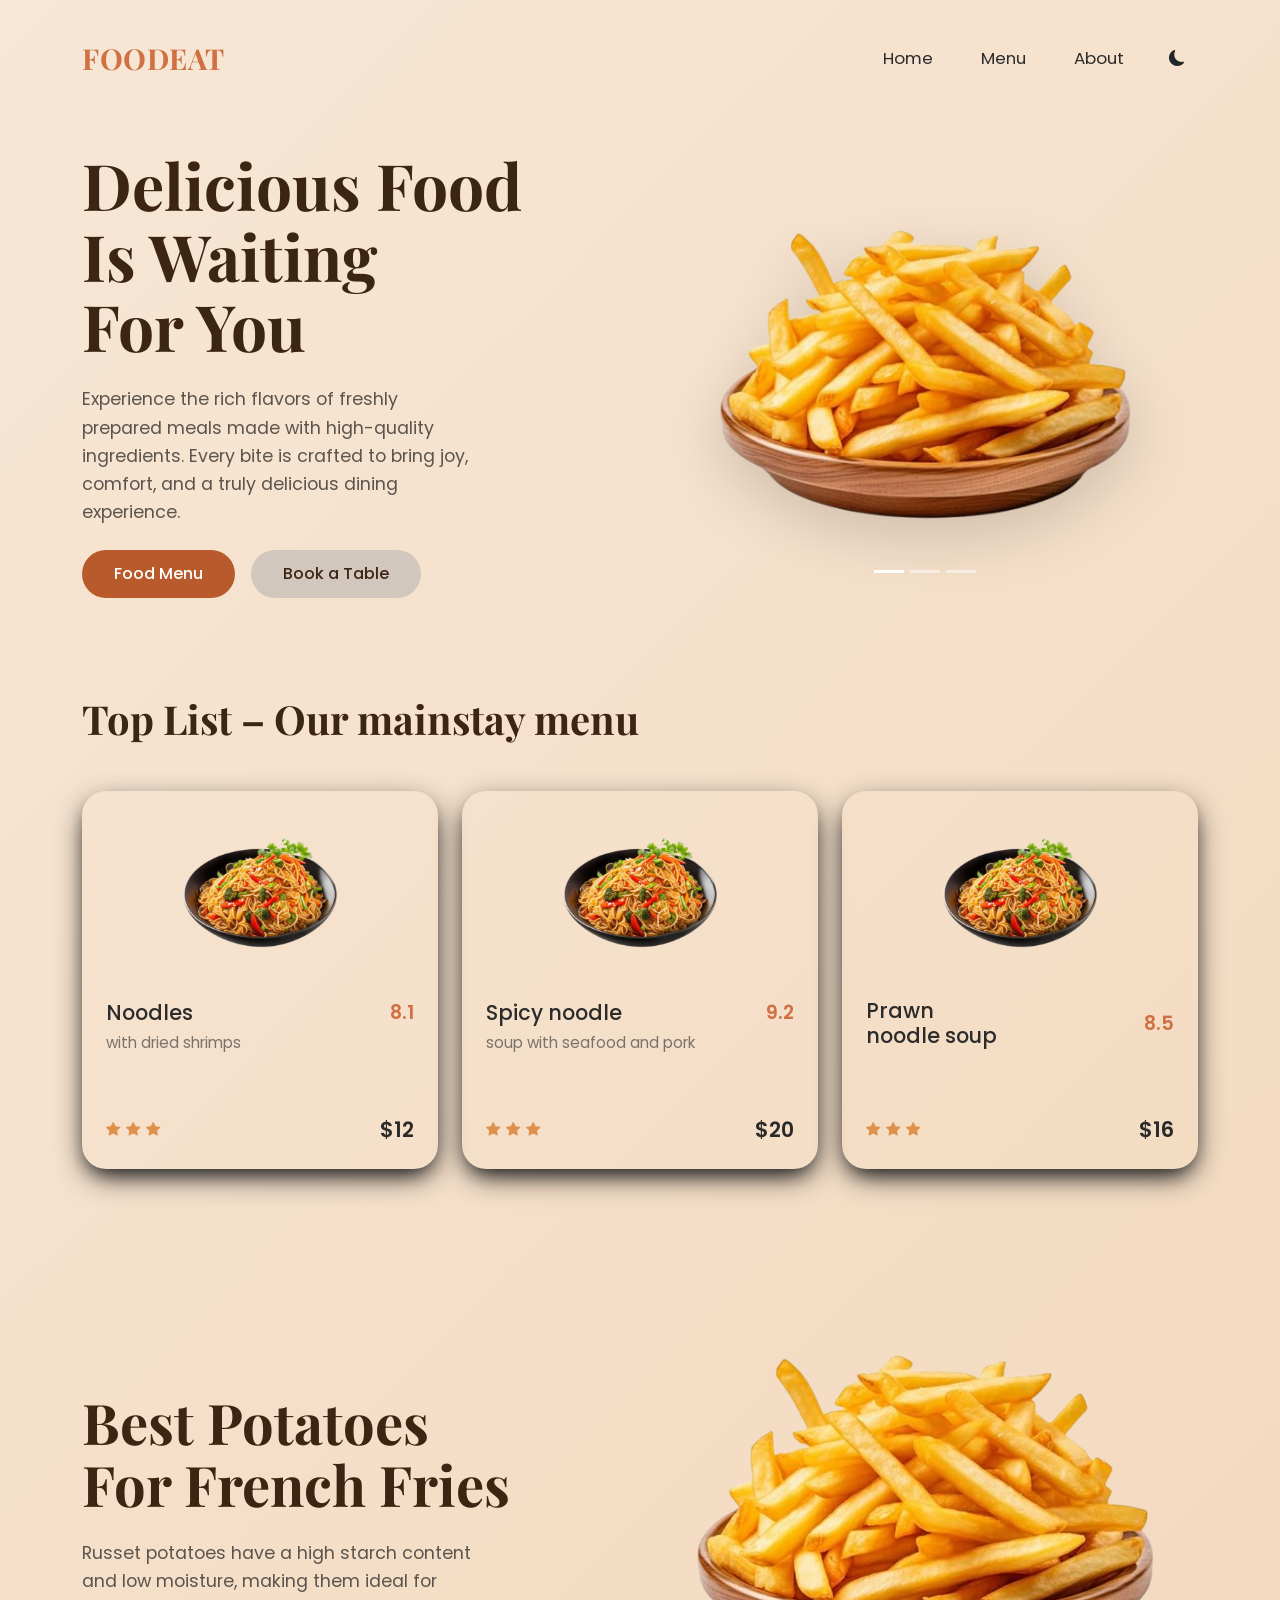
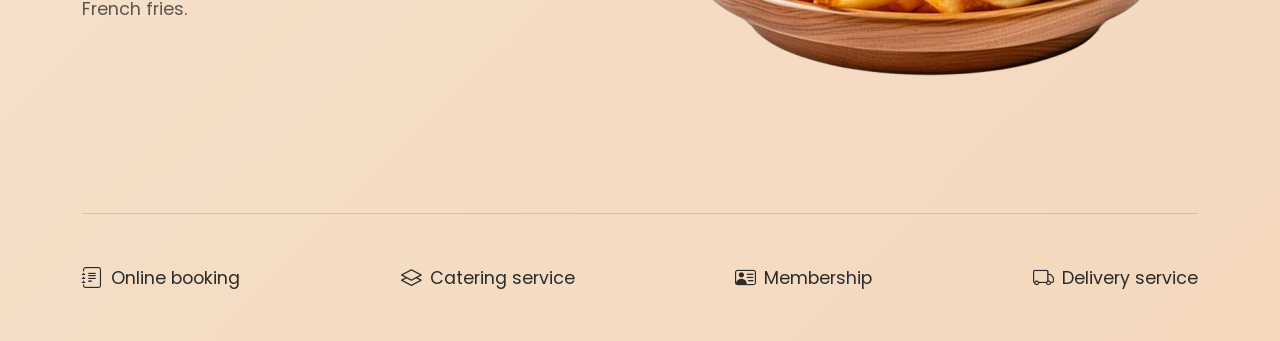
<file: index.html>
<!doctype html>
<html lang="en">

<head>
  <meta charset="UTF-8" />
  <meta name="viewport" content="width=device-width, initial-scale=1.0" />
  <title>Foodeat | Delicious Food & Online Table Booking</title>

  <meta name="description"
content="Foodeat offers delicious meals, online table booking, catering services, and a modern dining experience.">
  <!-- Schema JSON-LD goes here  -->
  <script type="application/ld+json">
{
  "@context":"https://schema.org",
  "@type":"Restaurant",
  "name":"Foodeat",
  "url":"https://priyankasapp.github.io/food-landing-page/",
  "description":"Foodeat is a modern food landing page where users can explore delicious dishes and book tables online.",
  "servesCuisine":"Fast Food",
  "acceptsReservations": true
}
</script>

<link rel="canonical"
href="https://priyankasapp.github.io/food-landing-page/">

<meta name="keywords"
content="food, restaurant, online booking, fast food, noodles, fries">
  <link href="https://cdn.jsdelivr.net/npm/bootstrap@5.3.3/dist/css/bootstrap.min.css" rel="stylesheet" />

  <link rel="preconnect" href="https://fonts.googleapis.com" />
  <link rel="preconnect" href="https://fonts.gstatic.com" crossorigin />

  <link href="https://fonts.googleapis.com/css2?family=Poppins:wght@300;400;500;600;700&display=swap"
    rel="stylesheet" />

  <link href="https://fonts.googleapis.com/css2?family=Playfair+Display:wght@500;600;700&display=swap"
    rel="stylesheet" />

  <link rel="stylesheet" href="https://cdn.jsdelivr.net/npm/bootstrap-icons@1.11.3/font/bootstrap-icons.min.css" />

  <link rel="icon" type="image/png" href="./images/logo2.jpeg" />
  <link rel="stylesheet" href="./css/style.css" />
  <link rel="stylesheet" href="https://unpkg.com/aos@2.3.4/dist/aos.css" />
</head>

<body>
  <!-- nav bar  -->
  <nav class="navbar navbar-expand-md custom-navbar sticky-top">
    <div class="container">
      <a class="navbar-brand text-uppercase fw-bold" href="index.html">Foodeat</a>

      <div class="d-flex align-items-center order-md-last gap-2">
        <button class="btn theme-toggle-btn" id="themeToggle" aria-label="Toggle Theme">
          <i class="bi bi-moon-fill"></i>
        </button>

        <button class="navbar-toggler border-0 shadow-none p-2" type="button" data-bs-toggle="collapse"
          data-bs-target="#navbarNav" aria-controls="navbarNav" aria-expanded="false" aria-label="Toggle navigation">
          <span class="navbar-toggler-icon"></span>
        </button>
      </div>

      <div class="collapse navbar-collapse justify-content-end" id="navbarNav">
        <ul class="navbar-nav align-items-md-center">
          <li class="nav-item">
            <a class="nav-link px-3 py-2 py-md-0" href="index.html#hero">Home</a>
          </li>
          <li class="nav-item">
            <a class="nav-link px-3 py-2 py-md-0" href="index.html#menu">Menu</a>
          </li>
          <li class="nav-item">
            <a class="nav-link px-3 py-2 py-md-0 me-md-2" href="index.html#about">About</a>
          </li>
        </ul>
      </div>

    </div>
  </nav>

  <!-- hero section -->

  <section class="hero-section py-5" id="hero" data-aos="fade-up">
    <div class="container">
      <div class="row align-items-center">
        <div class="col-lg-6" data-aos="fade-right">
          <h1 class="hero-title">
            Delicious Food <br />Is Waiting<br />For You
          </h1>

          <p class="hero-text mt-4">
            Experience the rich flavors of freshly prepared meals made with high-quality ingredients.
            Every bite is crafted to bring joy, comfort, and a truly delicious dining experience.
          </p>

          <div class="mt-4 d-flex gap-3">
            <a href="#menu" class="btn btn-food">Food Menu</a>
            <a href="#onlineBooking" class="btn btn-book">Book a Table</a>
          </div>
        </div>

        <div class="col-lg-6 text-center mt-5 mt-lg-0" data-aos="fade-left">
          <div id="heroCarousel" class="carousel slide carousel-fade" data-bs-ride="carousel" data-bs-interval="3500">
            <div class="carousel-indicators">
              <button type="button" data-bs-target="#heroCarousel" data-bs-slide-to="0" class="active"
                aria-current="true" aria-label="Slide 1"></button>
              <button type="button" data-bs-target="#heroCarousel" data-bs-slide-to="1" aria-label="Slide 2"></button>
              <button type="button" data-bs-target="#heroCarousel" data-bs-slide-to="2" aria-label="Slide 3"></button>
            </div>

            <div class="carousel-inner">
              <div class="carousel-item active">
                <img src="images/fries.png" alt="delicious fries" class="img-fluid hero-img mx-auto d-block ">

              </div>
              <div class="carousel-item">
                <img src="images/photo.png" alt="delicious noodles" class="img-fluid hero-img mx-auto d-block ">
              </div>

              <div class="carousel-item">
                <img src="images/noodels5.png" alt="delicious noodles" class="img-fluid hero-img mx-auto d-block ">
              </div>
            </div>
          </div>
        </div>
      </div>
  </section>

  <section id="menu" class="menu-section py-5" data-aos="fade-up">
    <div class="container">
      <h2 class="section-title mb-5" data-aos="fade-down">Top List – Our mainstay menu</h2>

      <div class="row g-4" data-aos="fade-up">
        <div class="col-md-4">
          <div class="menu-card">
            <div class="card-img-container">
              <img src="images/noodels5.png" alt="Noodles with dried shrimps" class="img-fluid" />
            </div>

            <div class="card-body-content">
              <div class="d-flex justify-content-between align-items-center mb-1">
                <h3 class="card-food-title">Noodles</h3>
                <span class="card-rating">8.1</span>
              </div>
              <p class="card-food-desc">with dried shrimps</p>
              <div class="d-flex justify-content-between align-items-center mt-3">
                <div class="stars-container">
                  <i class="bi bi-star-fill"></i>
                  <i class="bi bi-star-fill"></i>
                  <i class="bi bi-star-fill"></i>
                </div>
                <span class="card-price">$12</span>
              </div>
            </div>
          </div>
        </div>

        <div class="col-md-4">
          <div class="menu-card">
            <div class="card-img-container">
              <img src="images/noodels5.png" alt="Spicy noodle soup" class="img-fluid" />
            </div>
            <div class="card-body-content">
              <div class="d-flex justify-content-between align-items-center mb-1">
                <h3 class="card-food-title">Spicy noodle</h3>
                <span class="card-rating">9.2</span>
              </div>
              <p class="card-food-desc">soup with seafood and pork</p>
              <div class="d-flex justify-content-between align-items-center mt-3">
                <div class="stars-container">
                  <i class="bi bi-star-fill"></i>
                  <i class="bi bi-star-fill"></i>
                  <i class="bi bi-star-fill"></i>
                </div>
                <span class="card-price">$20</span>
              </div>
            </div>
          </div>
        </div>

        <div class="col-md-4">
          <div class="menu-card">
            <div class="card-img-container">
              <img src="images/noodels5.png" alt="Prawn noodle soup" class="img-fluid" />
            </div>
            <div class="card-body-content">
              <div class="d-flex justify-content-between align-items-center mb-1">
                <h3 class="card-food-title">Prawn <br />noodle soup</h3>
                <span class="card-rating">8.5</span>
              </div>
              <p class="card-food-desc"></p>
              <div class="d-flex justify-content-between align-items-center mt-3">
                <div class="stars-container">
                  <i class="bi bi-star-fill"></i>
                  <i class="bi bi-star-fill"></i>
                  <i class="bi bi-star-fill"></i>
                </div>
                <span class="card-price">$16</span>
              </div>
            </div>
          </div>
        </div>
      </div>
    </div>
  </section>

  <section id="about" class="fries-section py-5" data-aos="fade-up">
    <div class="container">
      <div class="row align-items-center">
        <div class="col-lg-6" data-aos="fade-right">
          <h2 class="fries-title">
            Best Potatoes <br />
            For French Fries
          </h2>
          <p class="hero-text mt-4">
            Russet potatoes have a high starch content and low moisture,
            making them ideal for French fries.
          </p>
        </div>

        <div class="col-lg-6 text-center mt-4 mt-lg-0" data-aos="fade-left">
          <img src="images/fries.png" alt="French Fries on a plate" class="img-fluid" />
        </div>
      </div>

      <div class="features-bar mt-5 pt-5 d-flex flex-wrap justify-content-between align-items-center gap-3"
        data-aos="fade-up">
        <a href="register.html" class="feature-item d-flex align-items-center gap-2 text-decoration-none"
          id="onlineBooking">
          <i class="bi bi-journal-text"></i>
          <span>Online booking</span>
        </a>
        <div class="feature-item d-flex align-items-center gap-2">
          <i class="bi bi-layers"></i>
          <span>Catering service</span>
        </div>
        <div class="feature-item d-flex align-items-center gap-2">
          <i class="bi bi-person-vcard"></i>
          <span>Membership</span>
        </div>
        <div class="feature-item d-flex align-items-center gap-2">
          <i class="bi bi-truck"></i>
          <span>Delivery service</span>
        </div>
      </div>
    </div>
  </section>

  <script src="https://unpkg.com/aos@2.3.4/dist/aos.js"></script>
  <script>
    AOS.init({
      duration: 1000,
      once: true
    });
  </script>
  <script src="https://cdn.jsdelivr.net/npm/bootstrap@5.3.3/dist/js/bootstrap.bundle.min.js"></script>

  <script src="js/script.js"></script>
</body>

</html>
</file>
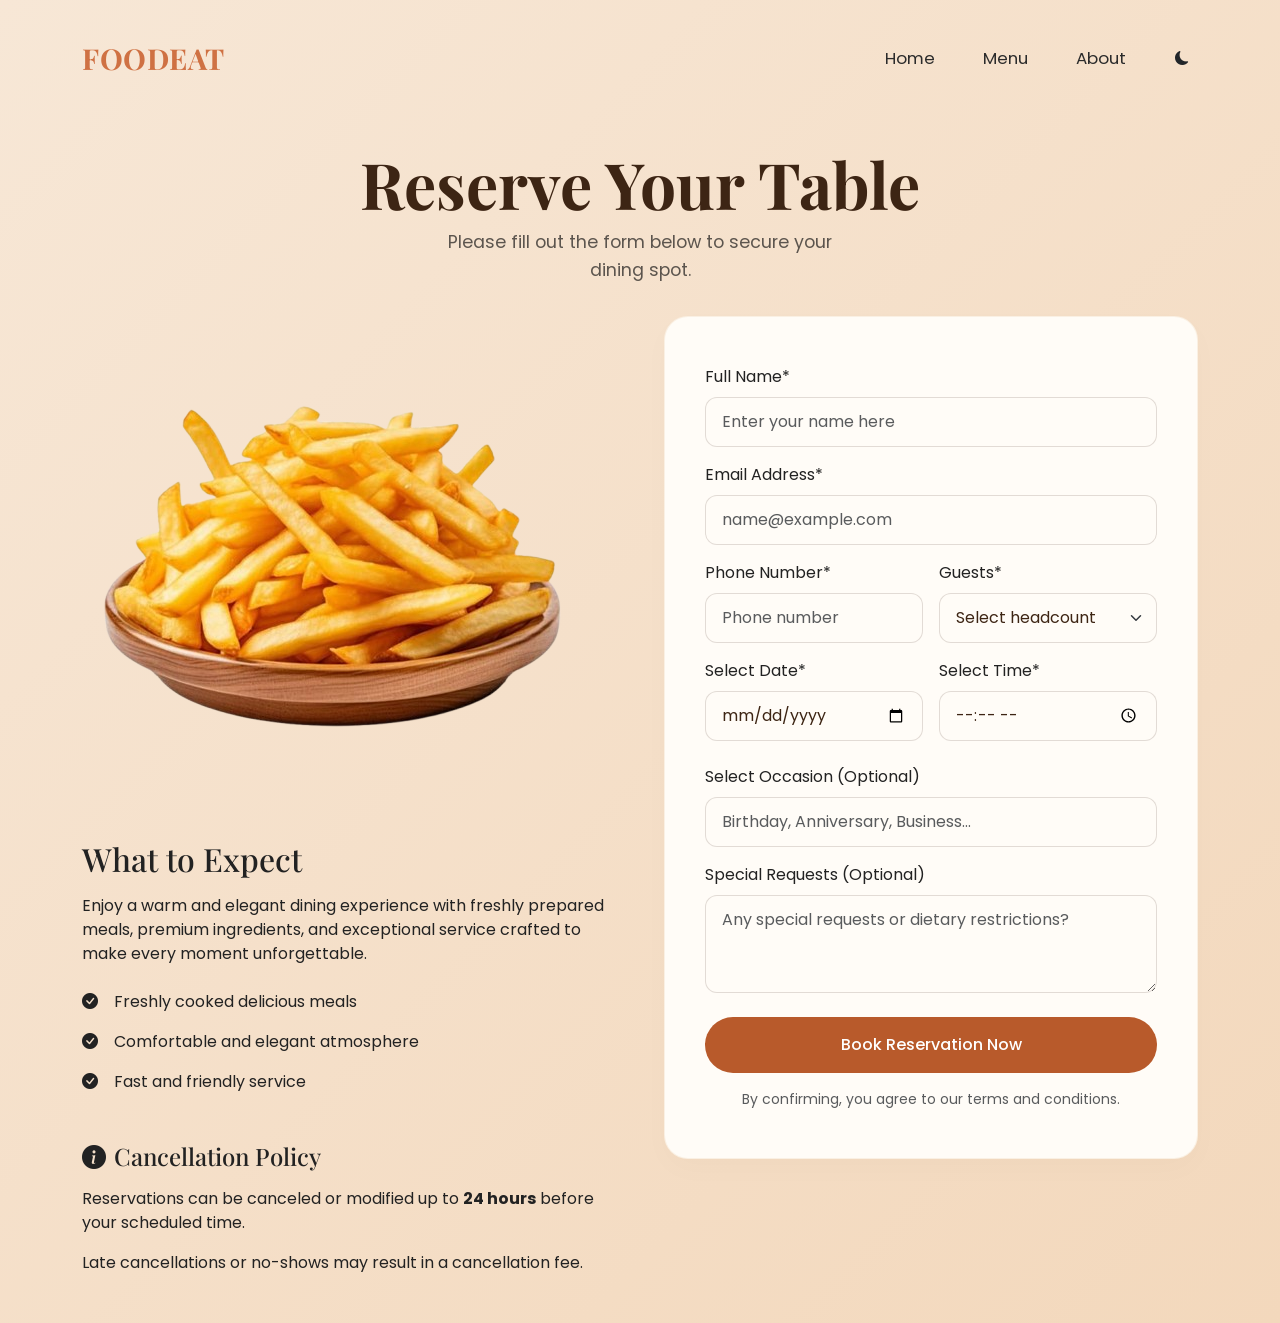
<file: register.html>
<!DOCTYPE html>
<html lang="en">
  <head>
    <meta charset="UTF-8" />
    <meta name="viewport" content="width=device-width, initial-scale=1.0" />
    <title>Register - Foodeat</title>

    <link
      href="https://cdn.jsdelivr.net/npm/bootstrap@5.3.3/dist/css/bootstrap.min.css"
      rel="stylesheet"
    />
    <link
      href="https://cdn.jsdelivr.net/npm/bootstrap-icons@1.11.3/font/bootstrap-icons.min.css"
      rel="stylesheet"
    />

    <link rel="preconnect" href="https://fonts.googleapis.com" />
    <link rel="preconnect" href="https://fonts.gstatic.com" crossorigin />
    <link href="https://fonts.googleapis.com/css2?family=Poppins:wght@300;400;500;600;700&family=Playfair+Display:wght@500;600;700&display=swap" rel="stylesheet" />

    <link rel="stylesheet" href="css/style.css" />

    <link rel="stylesheet" href="https://unpkg.com/aos@2.3.4/dist/aos.css"/>
  </head>
  <body>
    <nav class="navbar navbar-expand-md navbar-light custom-navbar">
      <div class="container">
        <a class="navbar-brand text-uppercase" href="index.html">Foodeat</a>

        <button
          class="navbar-toggler border-0 shadow-none"
          type="button"
          data-bs-toggle="collapse"
          data-bs-target="#navbarNav"
          aria-controls="navbarNav"
          aria-expanded="false"
          aria-label="Toggle navigation"
        >
          <span class="navbar-toggler-icon"></span>
        </button>

        <div class="collapse navbar-collapse" id="navbarNav">
          <ul class="navbar-nav ms-auto">
            <li class="nav-item"><a class="nav-link" href="index.html#hero">Home</a></li>
            <li class="nav-item"><a class="nav-link" href="index.html#menu">Menu</a></li>
            <li class="nav-item"><a class="nav-link" href="index.html#about">About</a></li>
          </ul>
        </div>

        <button class="btn btn-sm ms-3 theme-toggle" id="themeToggle">
          <i class="bi bi-moon-fill"></i>
        </button>
      </div>
    </nav>

    <div class="text-center pt-5 pb-3" data-aos="fade-down">
      <h1 class="hero-title">Reserve Your Table</h1>
      <p class="hero-text mx-auto mt-2">Please fill out the form below to secure your dining spot.</p>
    </div>

    <section class="reservation-section pb-5">
      <div class="container">
        <div class="row align-items-start g-5">
          
          <div class="col-lg-6" data-aos="fade-right">
            <img
              src="images/fries.png"
              alt="Restaurant Table"
              class="img-fluid reservation-img mb-4"
            />
            <h2 class="section-sub-title mb-3">What to Expect</h2>
            <p class="reservation-text">
              Enjoy a warm and elegant dining experience with freshly prepared
              meals, premium ingredients, and exceptional service crafted to
              make every moment unforgettable.
            </p>

            <div class="expect-list mt-4">
              <div class="d-flex align-items-center gap-3 mb-3 feature-check" data-aos="fade-up">
                <i class="bi bi-check-circle-fill"></i>
                <span>Freshly cooked delicious meals</span>
              </div>
              <div class="d-flex align-items-center gap-3 mb-3 feature-check" data-aos="fade-up" data-aos-delay="100">
                <i class="bi bi-check-circle-fill"></i>
                <span>Comfortable and elegant atmosphere</span>
              </div>
              <div class="d-flex align-items-center gap-3 mb-3 feature-check" data-aos="fade-up" data-aos-delay="200">
                <i class="bi bi-check-circle-fill"></i>
                <span>Fast and friendly service</span>
              </div>
            </div>

            <div class="policy-card mt-5" data-aos="zoom-in">
              <h4 class="mb-3 d-flex align-items-center">
                <i class="bi bi-info-circle-fill me-2"></i>
                Cancellation Policy
              </h4>
              <p>Reservations can be canceled or modified up to <strong>24 hours</strong> before your scheduled time.</p>
              <p class="mb-0">Late cancellations or no-shows may result in a cancellation fee.</p>
            </div>
          </div>

          <div class="col-lg-6" data-aos="fade-left">
  <div class="reservation-form-card">
    <form>
      <div class="mb-3">
        <label class="form-label">Full Name*</label>
        <input type="text" class="form-control custom-input" placeholder="Enter your name here" required />
      </div>
      <div class="mb-3">
        <label class="form-label">Email Address*</label>
        <input type="email" class="form-control custom-input" placeholder="name@example.com" required />
      </div>
      <div class="row g-3 mb-3">
        <div class="col-sm-6">
          <label class="form-label">Phone Number*</label>
          <input type="tel" class="form-control custom-input" placeholder="Phone number" required />
        </div>
        <div class="col-sm-6">
          <label class="form-label">Guests*</label>
          <select class="form-select custom-input" required>
            <option value="" disabled selected>Select headcount</option>
            <option>1 Person</option>
            <option>2 People</option>
            <option>4 People</option>
            <option>6+ People</option>
          </select>
        </div>
      </div>
      <div class="row g-3 mb-4">
        <div class="col-sm-6">
          <label class="form-label">Select Date*</label>
          <input type="date" class="form-control custom-input" required />
        </div>
        <div class="col-sm-6">
          <label class="form-label">Select Time*</label>
          <input type="time" class="form-control custom-input" required />
        </div>
      </div>
      <div class="mb-3">
        <label class="form-label">Select Occasion (Optional)</label>
        <input type="text" class="form-control custom-input" placeholder="Birthday, Anniversary, Business..." />
      </div>

      <div class="mb-4">
        <label class="form-label">Special Requests (Optional)</label>
        <textarea class="form-control custom-input" rows="3" placeholder="Any special requests or dietary restrictions?"></textarea>
      </div>
      <button type="submit" class="btn btn-food w-100 py-3 fw-medium">Book Reservation Now</button>
      <small class="d-block text-center mt-3 text-muted">By confirming, you agree to our terms and conditions.</small>
    </form>
  </div>
</div>

        </div>
      </div>
    </section>

    <script src="https://unpkg.com/aos@2.3.4/dist/aos.js"></script>

<script>
  AOS.init({
    duration: 1000,
    once: true
  });
</script>

    <script src="https://cdn.jsdelivr.net/npm/bootstrap@5.3.3/dist/js/bootstrap.bundle.min.js"></script>
    <script src="js/script.js"></script>
  </body>
</html>
</file>
<file: css/style.css>
*{
    margin: 0;
    padding: 0;
    box-sizing: border-box;
}

body{
    font-family: 'Poppins', sans-serif;
  background: linear-gradient(135deg, #f7e7d6, #f3d8bc);
    color: #222;
    transition: 0.3s ease;
}
/* DARK MODE */
body.dark-mode{
    background: #121212;
    color: #ffffff;
}


h1,h2,h3,h4,h5{
    font-family: 'Playfair Display', serif;
}

a{
    text-decoration: none;
}

/*------------------ nav --------------------- */
/* Custom Navbar Styling */
.custom-navbar {
  padding-top: 2rem;
  padding-bottom: 1rem;
  background: transparent; 
  transition: 0.3s;
}
body.dark-mode .custom-navbar{
    background: #1e1e1e !important;
}
/* Cards */
body.dark-mode .menu-card{
    background: #1f1f1f;
    color: white;
}
/* Hero text fix */
body.dark-mode .hero-text{
    color: #ccc;
}

/* Buttons tweak */
body.dark-mode .btn-book{
    border: 1px solid #fff;
    color: #fff;
}
body.dark-mode .theme-toggle{
  color: #fff;
}
/* Brand/Logo Styling */
.custom-navbar .navbar-brand {
  font-family: 'Playfair Display', serif;
  font-weight: 700;
  color: #cf7143 !important; 
  font-size: 1.8rem;
  letter-spacing: 0.5px;
}

/* Navigation Links Styling */
.custom-navbar .navbar-nav .nav-link {
  font-family: 'Poppins', sans-serif; 
  font-weight: 400;
  color: #2b2b2b !important; /* Dark charcoal color for high readability */
  font-size: 1.05rem;
  padding-left: 1.5rem !important;  
  padding-right: 1.5rem !important;
  transition: color 0.2s ease;
}

/* Subtle hover effect for links */
.custom-navbar .navbar-nav .nav-link:hover {
  color: #cf7143 !important;
}

/* Mobile Adjustments */
@media (max-width: 767.98px) {
  .custom-navbar .navbar-nav {
    background-color: rgba(255, 255, 255, 0.5); 
    backdrop-filter: blur(5px);
    padding: 1rem;
    border-radius: 10px;
    margin-top: 1rem;
  }
  .custom-navbar .navbar-nav .nav-link {
    padding: 0.5rem 0 !important;
  }
}

/* hero section  */

.hero-title{
    font-family: 'Playfair Display', serif;
    font-size: 4rem;
    font-weight: 700;
    line-height: 1.1;
    color: #3d2514;

}
.hero-text{
    font-family: 'Poppins', sans-serif;
   font-size: 1.1rem;
    color: #5c554e;
    max-width: 400px;
    line-height: 1.6;
}

/* --- Button Styling --- */
.btn-food {
  background-color: #b85a2b; /* Warm orange/terracotta */
  color: #fff;
  font-family: 'Poppins', sans-serif;
  font-weight: 500;
  padding: 0.75rem 2rem;
  border-radius: 30px; /* Pill-shaped buttons */
  border: none;
  transition: all 0.3s ease;
}

.btn-food:hover {
  background-color: #b55f35;
  color: #ffffff;
}

.btn-book {
  background-color: #d1c7bd; /* Soft greyish-beige button background */
  color: #3d2514;
  font-family: 'Poppins', sans-serif;
  font-weight: 500;
  padding: 0.75rem 2rem;
  border-radius: 30px;
  border: none;
  transition: all 0.3s ease;
}

.btn-book:hover {
  background-color: #c4b9ae;
  color: #3d2514;
}
.hero-img{
    height: 450px;
    width: 100%;
    object-fit: contain;
    filter: drop-shadow(0px 20px 30px rgba(0,0,0,0.15));
}
@media (max-width: 991.98px) {
  .hero-title {
    font-size: 2.8rem;
  }
  .hero-text {
    max-width: 100%;
  }
}

/* Section Title */
.section-title {
  font-family: 'Playfair Display', serif;
  font-size: 2.5rem;
  color: #3d2514;
  font-weight: 700;
}

/* Base Card Styling */
.menu-card {
  background-color:transparent; 
  border-radius: 24px;      
  padding: 1.5rem;
  box-shadow: 0 10px 30px rgba(0, 0, 0, 0.03); 
  height: 100%;
  display: flex;
  flex-direction: column;
  transition: transform 0.3s ease, box-shadow 0.3s ease;
  box-shadow: 0px 10px 30px -5px, #222 0px 10px 20px -10px; 
}

.menu-card:hover {
  transform: translateY(-5px);
  box-shadow: 0 15px 35px rgba(207, 113, 67, 0.08); 
}

/* Image Container */
.card-img-container {
  text-align: center;
  margin-bottom: 1.5rem;
}

.card-img-container img {
  max-height: 160px;
  object-fit: contain;
  border-radius: 50%; 
}

/* Text Content Inside Card */
.card-body-content {
  display: flex;
  flex-direction: column;
  flex-grow: 1;
}

.card-food-title {
  font-family: 'Poppins', sans-serif;
  font-size: 1.3rem;
  font-weight: 500;
  color: #2b2b2b;
  margin-bottom: 0;
  line-height: 1.2;
}

.card-rating {
  font-family: 'Poppins', sans-serif;
  font-size: 1.2rem;
  font-weight: 600;
  color: #cf7143;
}

.card-food-desc {
  font-family: 'Poppins', sans-serif;
  font-size: 0.95rem;
  color: #7a736d;
  margin-bottom: auto; 
  min-height: 45px;    
}

/* Stars & Price */
.stars-container i {
  color: #df914b; 
  font-size: 0.9rem;
  margin-right: 2px;
}

.card-price {
  font-family: 'Poppins', sans-serif;
  font-size: 1.3rem;
  font-weight: 600;
  color: #2b2b2b;
}

/* Responsive fixes for smaller screens */
@media (max-width: 767.98px) {
  .section-title {
    font-size: 2rem;
  }
}

/* Fries Section Typography */
.fries-title {
  font-family: 'Playfair Display', serif;
  font-size: 3.5rem;
  font-weight: 700;
  color: #3d2514;
  line-height: 1.1;
}

.fries-text {
  font-family: 'Poppins', sans-serif;
  color: #5c554e;
  font-size: 1.1rem;
  max-width: 440px;
  line-height: 1.6;
}

/* Fries Image Sizing */
.fries-img {
  max-height: 400px;
  width: auto;
  object-fit: contain;
}

/* Features Footer Bar Styling */
.features-bar {
  border-top: 1px solid rgba(61, 37, 20, 0.15); /* Light, subtle divider line */
}

.feature-item {
  font-family: 'Poppins', sans-serif;
  font-size: 1.1rem;
  color: #2b2b2b;
  font-weight: 400;
}

.feature-item i {
  font-size: 1.3rem;
  color: #2b2b2b;
}

/* Mobile responsive fixes */
@media (max-width: 991.98px) {
  .fries-title {
    font-size: 2.5rem;
  }
  .features-bar {
    justify-content: grid;
    display: grid !important;
    grid-template-columns: repeat(2, 1fr); /* Splits into a clean 2x2 grid on mobile */
    gap: 1.5rem !important;
  }
}

/* Improved dark-mode text/color overrides for readability */
body.dark-mode{
  --bg-color: #0f1112;
  --surface: #171717;
  --text-primary: #e6e6e6;
  --text-muted: #bdbdbd;
  --accent: #cf7143;
  background: linear-gradient(135deg, var(--bg-color), #151515);
  color: var(--text-primary);
}

body.dark-mode h1,
body.dark-mode h2,
body.dark-mode h3,
body.dark-mode h4,
body.dark-mode h5{
  color: var(--text-primary);
}

body.dark-mode .custom-navbar .navbar-brand{
  color: var(--accent) !important;
}

body.dark-mode .custom-navbar .navbar-nav .nav-link{
  color: var(--text-primary) !important;
}

body.dark-mode .menu-card{
  background: var(--surface) !important;
  color: var(--text-primary);
  box-shadow: 0 8px 20px rgba(0,0,0,0.6);
}

body.dark-mode .card-food-title,
body.dark-mode .card-price,
body.dark-mode .card-rating{
  color: var(--text-primary);
}

body.dark-mode .card-food-desc,
body.dark-mode .hero-text,
body.dark-mode .feature-item,
body.dark-mode .section-title{
  color: var(--text-muted);
}

body.dark-mode .stars-container i{
  color: #f6c07a;
}

body.dark-mode .btn-food{
  background-color: #b55f35;
}
/* --- Light Mode Form Base Upgrades --- */
.reservation-form-card {
  background-color: #fffcf7;
  border-radius: 24px;
  padding: 3rem 2.5rem; /* Increased vertical padding to make it visually match the left side's height */
  box-shadow: 0 10px 30px rgba(0, 0, 0, 0.02);
  border: 1px solid rgba(237, 211, 180, 0.3);
}

.custom-input {
  background-color: rgba(255, 252, 247, 0.8);
  border: 1px solid rgba(61, 37, 20, 0.15);
  border-radius: 12px;
  padding: 0.75rem 1rem; /* Marginally taller fields for better presence */
  font-family: 'Poppins', sans-serif;
  color: #3d2514;
}

.custom-input:focus {
  border-color: #cf7143;
  box-shadow: 0 0 0 0.25rem rgba(207, 113, 67, 0.15);
}

/* --- Dark Mode Configuration Override --- */
/* Target body.dark or html[data-bs-theme="dark"] based on your script.js settings */
body.dark, [data-bs-theme="dark"] body {
  background: #1e1b18; /* Warm dark brown-gray backdrop */
  color: #f5ebe0;
}

body.dark .hero-title,
body.dark .section-sub-title,
body.dark .form-card-title,
body.dark .form-label {
  color: #f5ebe0 !important;
}

body.dark .reservation-text {
  color: #c4b9ae;
}

/* Dark Mode Card Containers */
body.dark .reservation-form-card {
  background-color: #292420;
  border-color: rgba(237, 211, 180, 0.1);
  box-shadow: 0 10px 40px rgba(0, 0, 0, 0.2);
}

body.dark .policy-card {
  background-color: rgba(207, 113, 67, 0.1);
  color: #f5ebe0;
}

/* Dark Mode Inputs Fix */
body.dark .custom-input {
  background-color: #332c27 !important;
  border-color: rgba(255, 255, 255, 0.15) !important;
  color: #ffffff !important;
}

body.dark .custom-input::placeholder {
  color: #8c8278;
}

/* Fixes the browser's native light/dark appearance for system calendar popups & clock drops */
body.dark .custom-input[type="date"],
body.dark .custom-input[type="time"] {
  color-scheme: dark; 
}

body.dark .custom-input:focus {
  border-color: #cf7143 !important;
  box-shadow: 0 0 0 0.25rem rgba(207, 113, 67, 0.3) !important;
}
</file>
